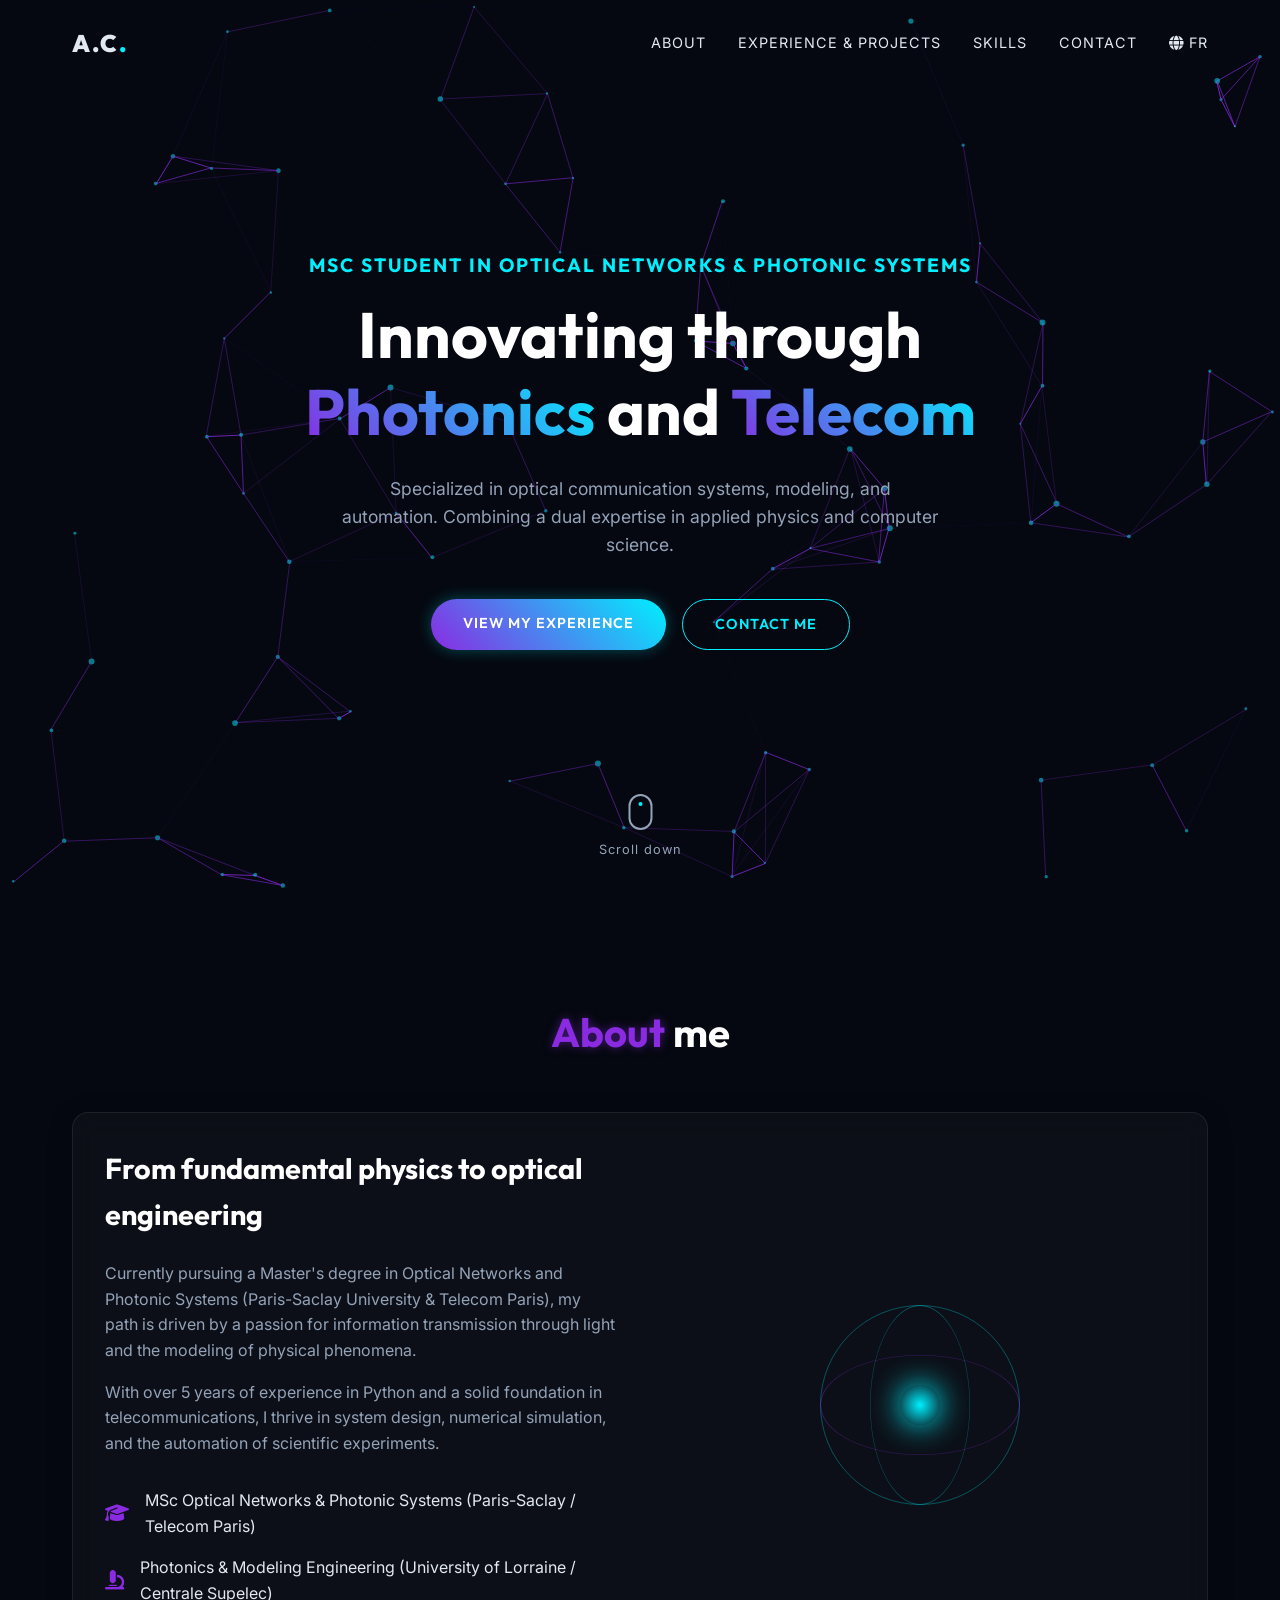
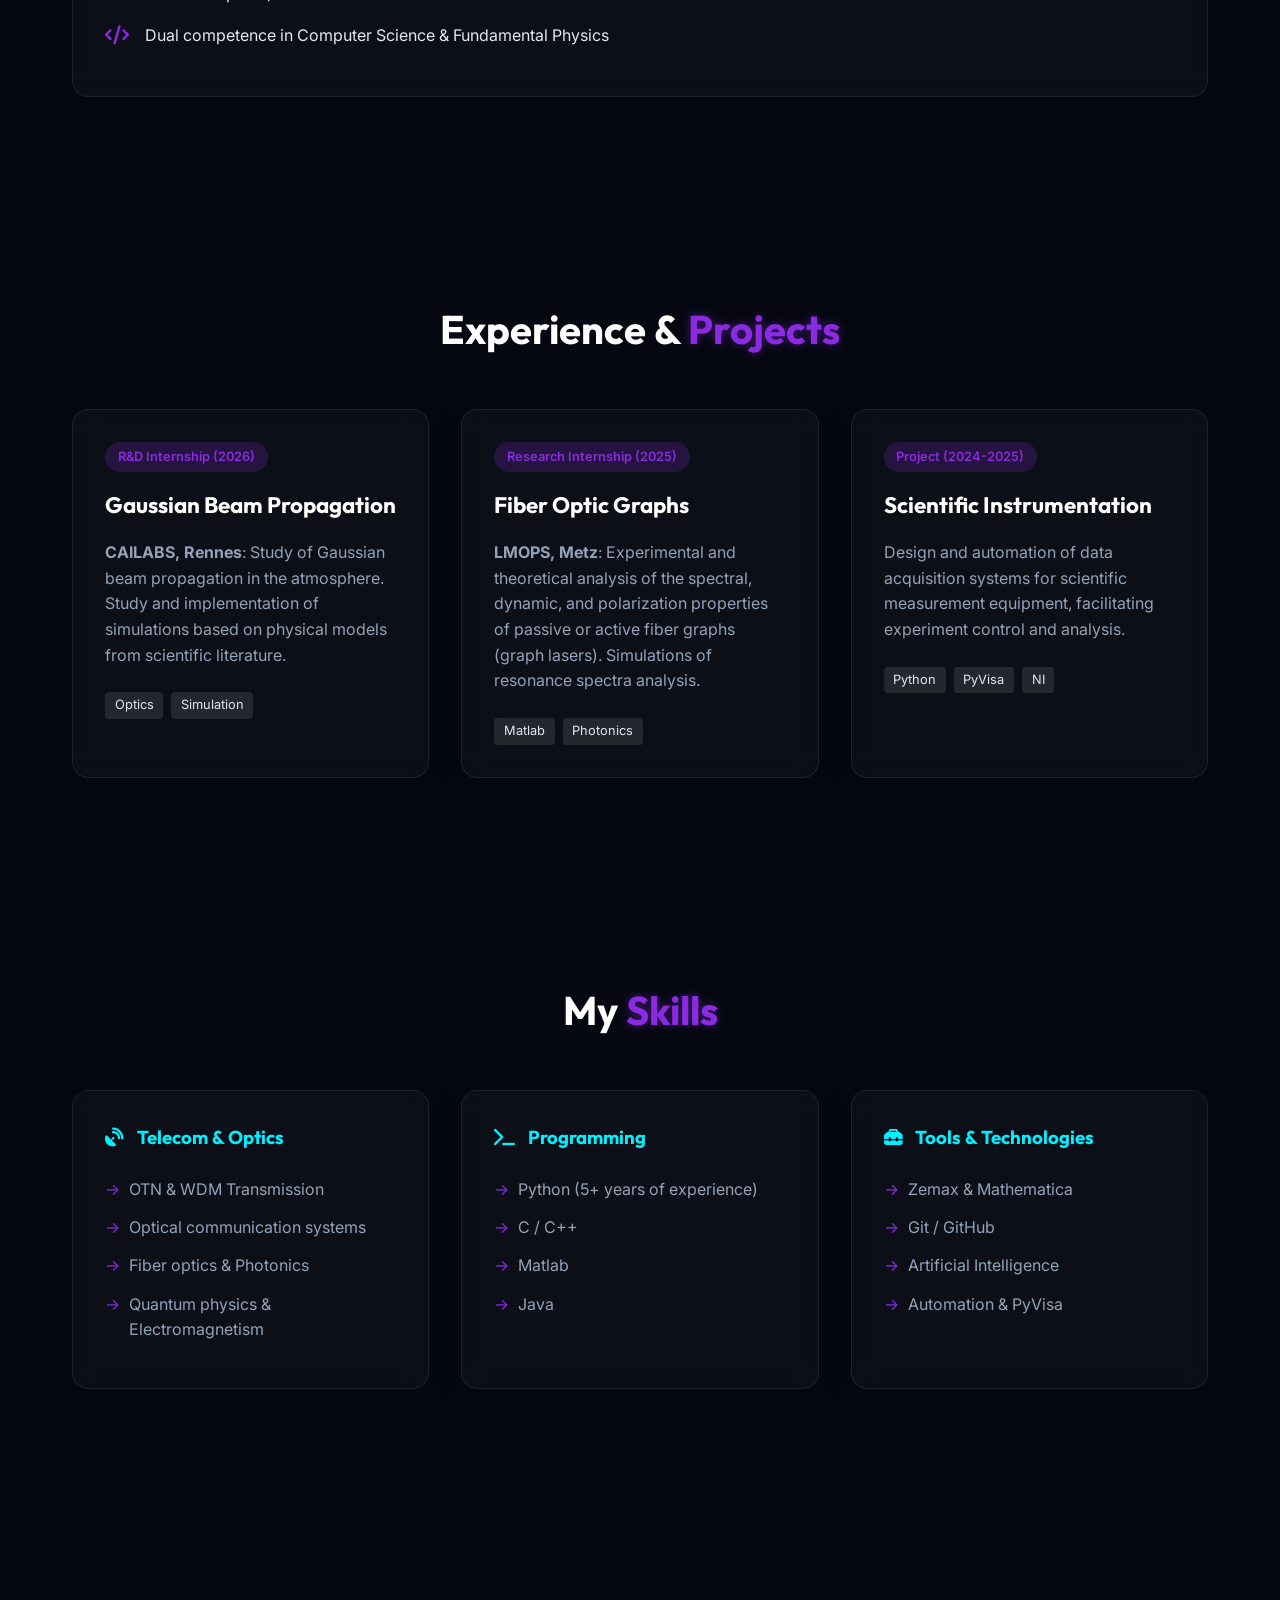
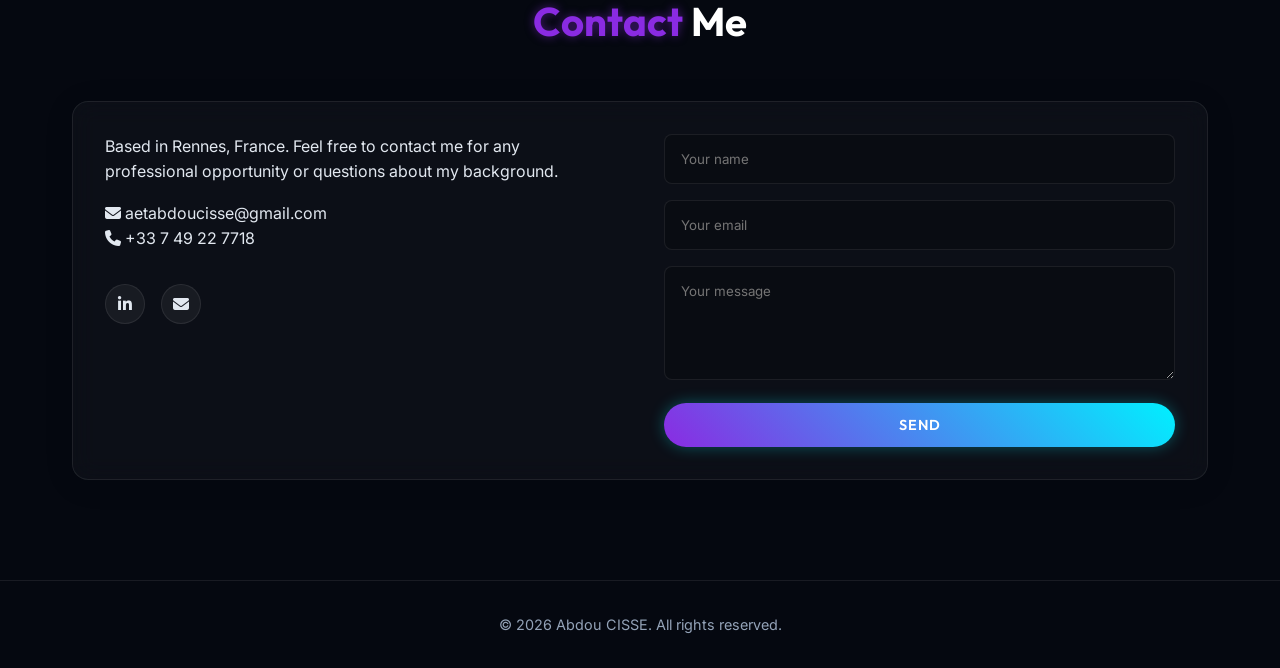
<file: index.html>
<!DOCTYPE html>
<html lang="en">
<head>
    <meta charset="UTF-8">
    <meta name="viewport" content="width=device-width, initial-scale=1.0">
    <title>Abdou CISSE | Photonics & Optical Networks Portfolio</title>
    <meta name="description" content="Portfolio of Abdou CISSE, MSc student in Optical Networks and Photonic Systems.">
    <!-- Google Fonts -->
    <link rel="preconnect" href="https://fonts.googleapis.com">
    <link rel="preconnect" href="https://fonts.gstatic.com" crossorigin>
    <link href="https://fonts.googleapis.com/css2?family=Inter:wght@300;400;600&family=Outfit:wght@400;700;900&display=swap" rel="stylesheet">
    <!-- Icons -->
    <link rel="stylesheet" href="https://cdnjs.cloudflare.com/ajax/libs/font-awesome/6.4.0/css/all.min.css">
    <link rel="stylesheet" href="styles.css">
</head>
<body>
    <!-- Background Canvas -->
    <canvas id="particles-bg"></canvas>

    <!-- Navigation -->
    <nav class="navbar">
        <div class="nav-content">
            <a href="#home" class="logo">A.C<span>.</span></a>
            <ul class="nav-links">
                <li><a href="#about">About</a></li>
                <li><a href="#research">Experience & Projects</a></li>
                <li><a href="#skills">Skills</a></li>
                <li><a href="#contact">Contact</a></li>
                <li><a href="fr.html" class="lang-switch"><i class="fa-solid fa-globe"></i> FR</a></li>
            </ul>
        </div>
    </nav>

    <!-- Hero Section -->
    <header id="home" class="hero">
        <div class="hero-content">
            <h2 class="subtitle">MSc Student in Optical Networks & Photonic Systems</h2>
            <h1 class="title">Innovating through <span>Photonics</span> and <span>Telecom</span></h1>
            <p class="description">Specialized in optical communication systems, modeling, and automation. Combining a dual expertise in applied physics and computer science.</p>
            <div class="cta-group">
                <a href="#research" class="btn btn-primary">View my experience</a>
                <a href="#contact" class="btn btn-secondary">Contact me</a>
            </div>
        </div>
        <div class="scroll-indicator">
            <div class="mouse"></div>
            <p>Scroll down</p>
        </div>
    </header>

    <!-- About Section -->
    <section id="about" class="section">
        <div class="container">
            <h2 class="section-title"><span>About</span> me</h2>
            <div class="about-grid glass-panel">
                <div class="about-text">
                    <h3>From fundamental physics to optical engineering</h3>
                    <p>Currently pursuing a Master's degree in Optical Networks and Photonic Systems (Paris-Saclay University & Telecom Paris), my path is driven by a passion for information transmission through light and the modeling of physical phenomena.</p>
                    <p>With over 5 years of experience in Python and a solid foundation in telecommunications, I thrive in system design, numerical simulation, and the automation of scientific experiments.</p>
                    <ul class="highlights">
                        <li><i class="fa-solid fa-graduation-cap"></i> MSc Optical Networks & Photonic Systems (Paris-Saclay / Telecom Paris)</li>
                        <li><i class="fa-solid fa-microscope"></i> Photonics & Modeling Engineering (University of Lorraine / Centrale Supelec)</li>
                        <li><i class="fa-solid fa-code"></i> Dual competence in Computer Science & Fundamental Physics</li>
                    </ul>
                </div>
                <div class="about-visual">
                    <div class="abstract-shape">
                        <div class="orbital-ring"></div>
                        <div class="orbital-ring"></div>
                        <div class="orbital-ring"></div>
                        <div class="core"></div>
                    </div>
                </div>
            </div>
        </div>
    </section>

    <!-- Research & Projects Section -->
    <section id="research" class="section">
        <div class="container">
            <h2 class="section-title">Experience & <span>Projects</span></h2>
            <div class="projects-grid">
                <!-- Project 1 -->
                <div class="project-card glass-panel">
                    <div class="project-content">
                        <span class="project-tag">R&D Internship (2026)</span>
                        <h3>Gaussian Beam Propagation</h3>
                        <p><strong>CAILABS, Rennes</strong>: Study of Gaussian beam propagation in the atmosphere. Study and implementation of simulations based on physical models from scientific literature.</p>
                        <div class="tech-stack">
                            <span>Optics</span>
                            <span>Simulation</span>
                        </div>
                    </div>
                </div>
                <!-- Project 2 -->
                <div class="project-card glass-panel">
                    <div class="project-content">
                        <span class="project-tag">Research Internship (2025)</span>
                        <h3>Fiber Optic Graphs</h3>
                        <p><strong>LMOPS, Metz</strong>: Experimental and theoretical analysis of the spectral, dynamic, and polarization properties of passive or active fiber graphs (graph lasers). Simulations of resonance spectra analysis.</p>
                        <div class="tech-stack">
                            <span>Matlab</span>
                            <span>Photonics</span>
                        </div>
                    </div>
                </div>
                <!-- Project 3 -->
                <div class="project-card glass-panel">
                    <div class="project-content">
                        <span class="project-tag">Project (2024-2025)</span>
                        <h3>Scientific Instrumentation</h3>
                        <p>Design and automation of data acquisition systems for scientific measurement equipment, facilitating experiment control and analysis.</p>
                        <div class="tech-stack">
                            <span>Python</span>
                            <span>PyVisa</span>
                            <span>NI</span>
                        </div>
                    </div>
                </div>
            </div>
        </div>
    </section>

    <!-- Skills Section -->
    <section id="skills" class="section">
        <div class="container">
            <h2 class="section-title">My <span>Skills</span></h2>
            <div class="skills-grid">
                <div class="skill-category glass-panel">
                    <h3><i class="fa-solid fa-satellite-dish"></i> Telecom & Optics</h3>
                    <ul>
                        <li>OTN & WDM Transmission</li>
                        <li>Optical communication systems</li>
                        <li>Fiber optics & Photonics</li>
                        <li>Quantum physics & Electromagnetism</li>
                    </ul>
                </div>
                <div class="skill-category glass-panel">
                    <h3><i class="fa-solid fa-terminal"></i> Programming</h3>
                    <ul>
                        <li>Python (5+ years of experience)</li>
                        <li>C / C++</li>
                        <li>Matlab</li>
                        <li>Java</li>
                    </ul>
                </div>
                <div class="skill-category glass-panel">
                    <h3><i class="fa-solid fa-toolbox"></i> Tools & Technologies</h3>
                    <ul>
                        <li>Zemax & Mathematica</li>
                        <li>Git / GitHub</li>
                        <li>Artificial Intelligence</li>
                        <li>Automation & PyVisa</li>
                    </ul>
                </div>
            </div>
        </div>
    </section>

    <!-- Contact Section -->
    <section id="contact" class="section">
        <div class="container">
            <h2 class="section-title"><span>Contact</span> Me</h2>
            <div class="contact-wrapper glass-panel">
                <div class="contact-info">
                    <p>Based in Rennes, France. Feel free to contact me for any professional opportunity or questions about my background.</p>
                    <p style="margin-top: 1rem;"><i class="fa-solid fa-envelope"></i> aetabdoucisse@gmail.com</p>
                    <p><i class="fa-solid fa-phone"></i> +33 7 49 22 7718</p>
                    <div class="social-links">
                        <a href="https://www.linkedin.com/in/abdou-cisse-076704246" aria-label="LinkedIn" target="_blank"><i class="fa-brands fa-linkedin-in"></i></a>
                        <a href="mailto:aetabdoucisse@gmail.com" aria-label="Email"><i class="fa-solid fa-envelope"></i></a>
                    </div>
                </div>
                <form class="contact-form" action="https://formsubmit.co/aetabdoucisse@gmail.com" method="POST">
                    <div class="form-group">
                        <input type="text" name="name" placeholder="Your name" required>
                    </div>
                    <div class="form-group">
                        <input type="email" name="email" placeholder="Your email" required>
                    </div>
                    <div class="form-group">
                        <textarea rows="5" name="message" placeholder="Your message" required></textarea>
                    </div>
                    <input type="hidden" name="_subject" value="New message from your Portfolio!">
                    <button type="submit" class="btn btn-primary">Send</button>
                </form>
            </div>
        </div>
    </section>

    <footer>
        <p>&copy; 2026 Abdou CISSE. All rights reserved.</p>
    </footer>

    <script src="script.js"></script>
</body>
</html>
</file>
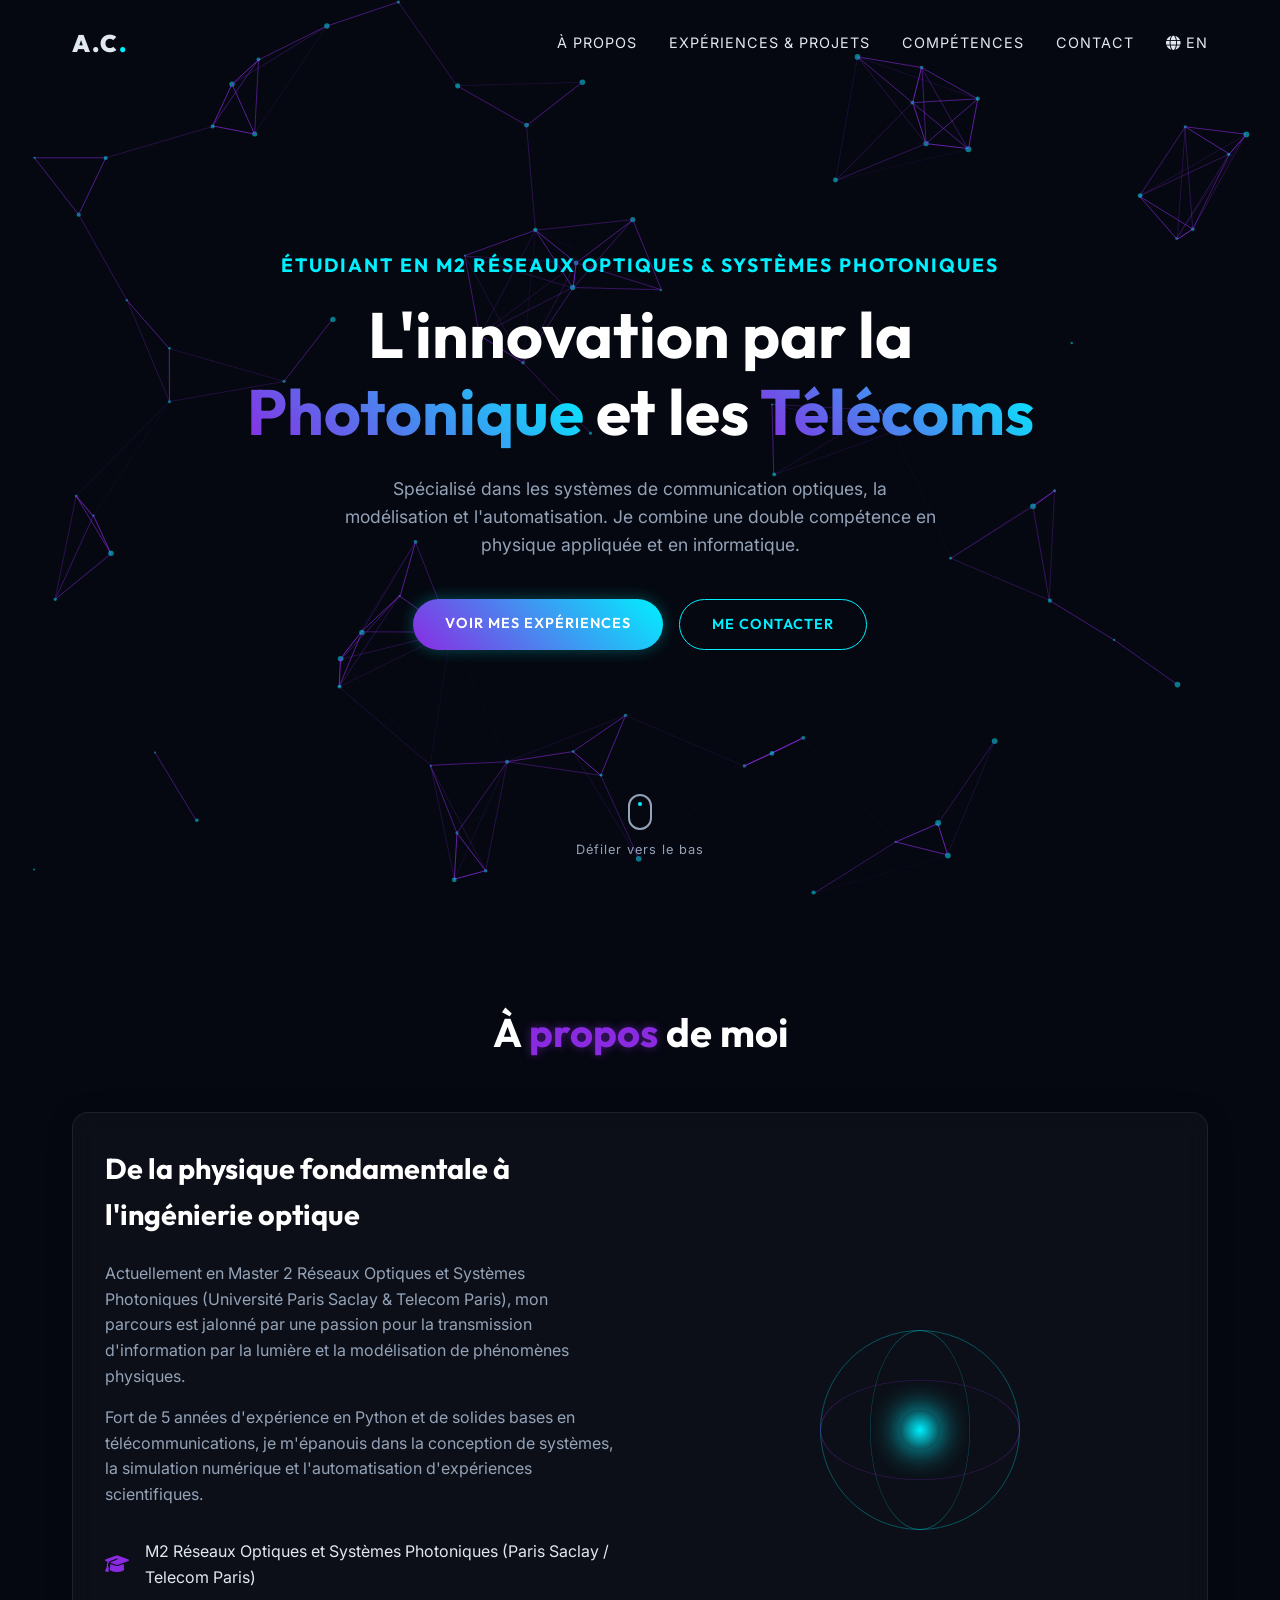
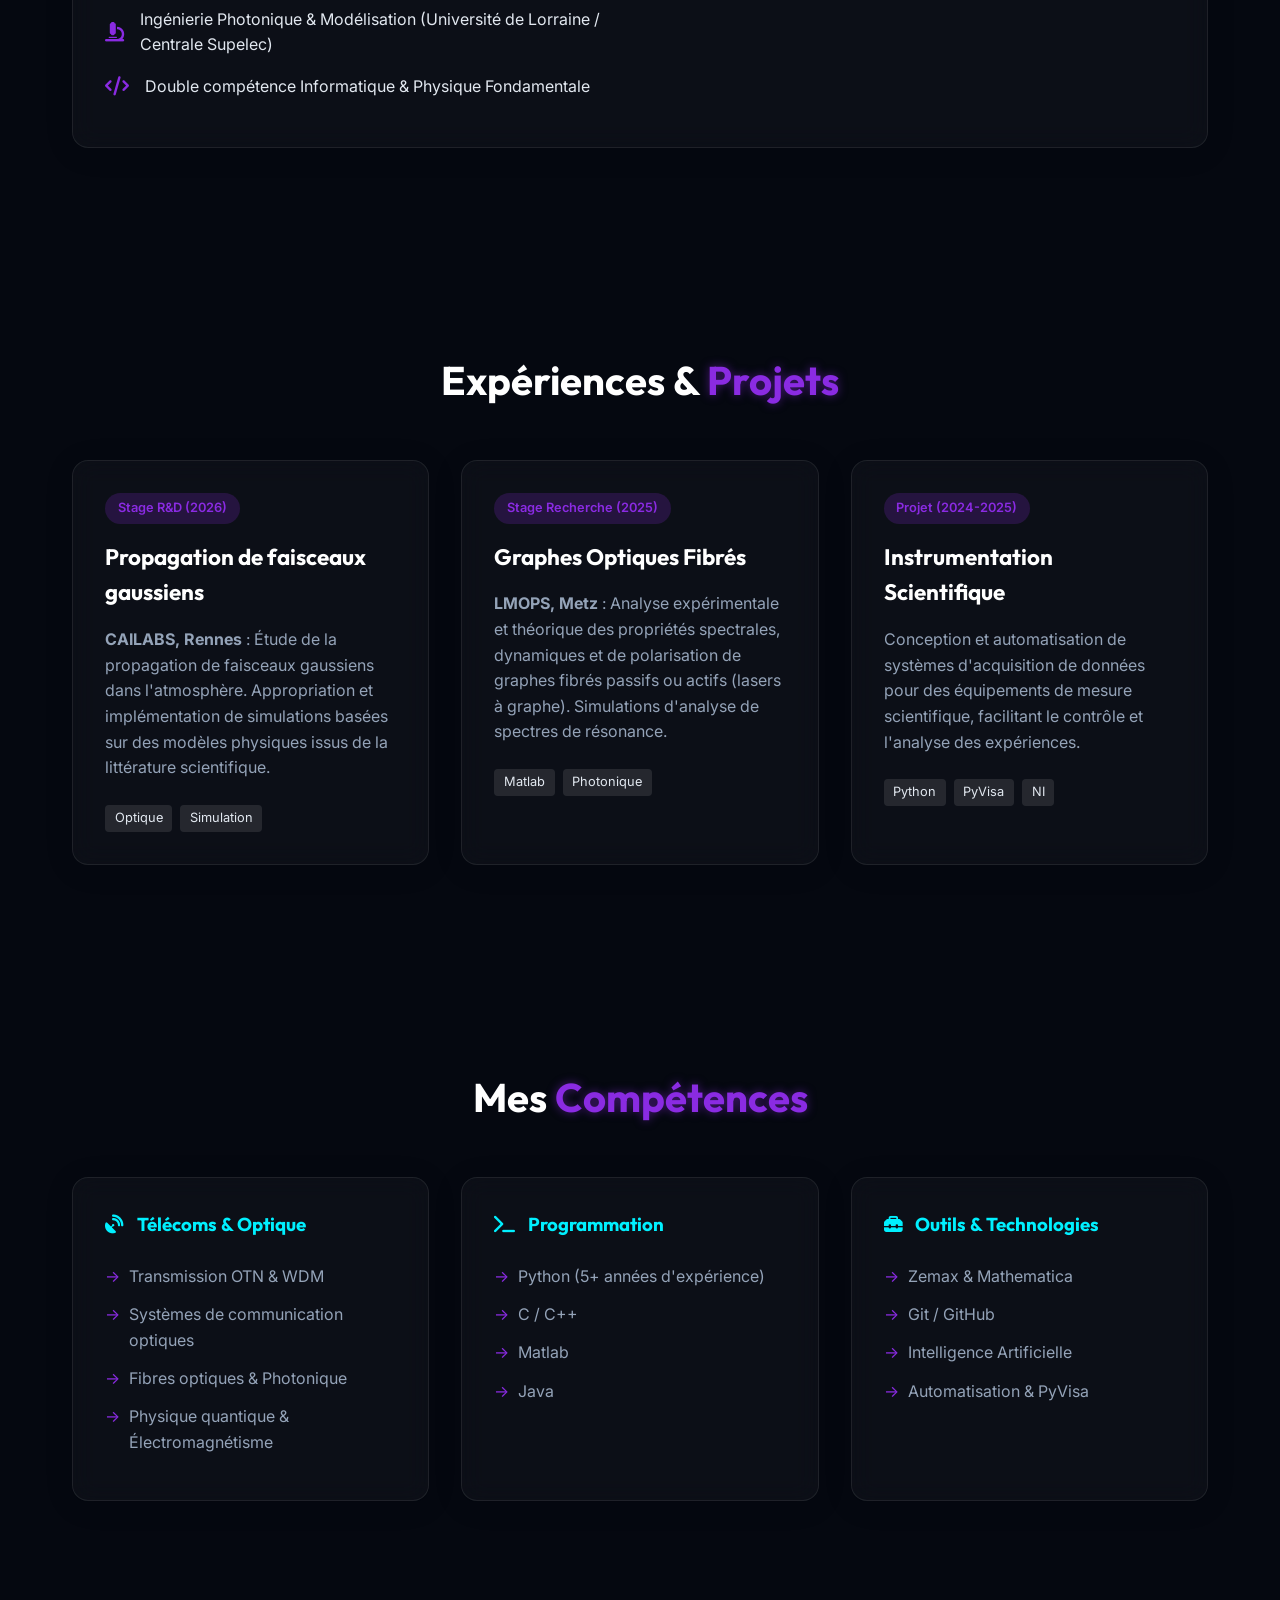
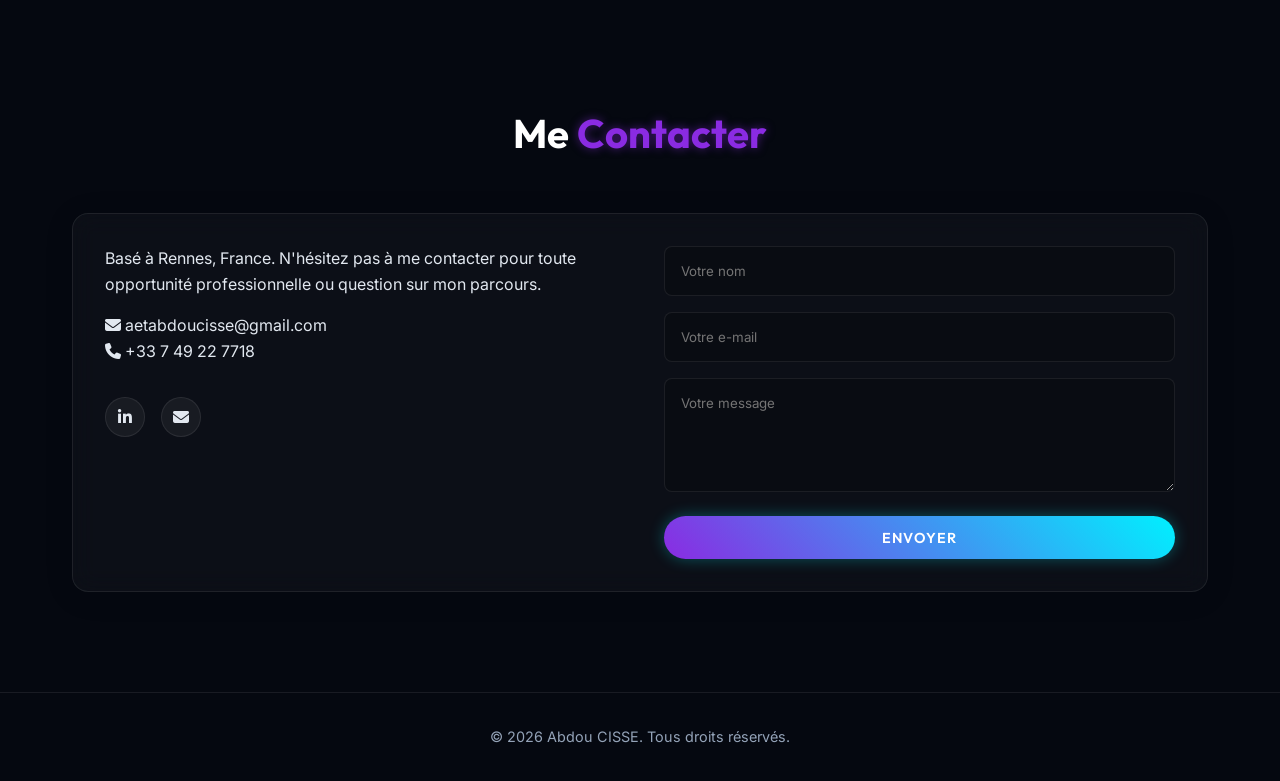
<file: fr.html>
<!DOCTYPE html>
<html lang="fr">
<head>
    <meta charset="UTF-8">
    <meta name="viewport" content="width=device-width, initial-scale=1.0">
    <title>Abdou CISSE | Portfolio en Photonique & Réseaux Optiques</title>
    <meta name="description" content="Portfolio d'Abdou CISSE, étudiant en Master 2 Réseaux optiques et systèmes photoniques.">
    <!-- Google Fonts -->
    <link rel="preconnect" href="https://fonts.googleapis.com">
    <link rel="preconnect" href="https://fonts.gstatic.com" crossorigin>
    <link href="https://fonts.googleapis.com/css2?family=Inter:wght@300;400;600&family=Outfit:wght@400;700;900&display=swap" rel="stylesheet">
    <!-- Icons -->
    <link rel="stylesheet" href="https://cdnjs.cloudflare.com/ajax/libs/font-awesome/6.4.0/css/all.min.css">
    <link rel="stylesheet" href="styles.css">
</head>
<body>
    <!-- Background Canvas -->
    <canvas id="particles-bg"></canvas>

    <!-- Navigation -->
    <nav class="navbar">
        <div class="nav-content">
            <a href="#home" class="logo">A.C<span>.</span></a>
            <ul class="nav-links">
                <li><a href="#about">À propos</a></li>
                <li><a href="#research">Expériences & Projets</a></li>
                <li><a href="#skills">Compétences</a></li>
                <li><a href="#contact">Contact</a></li>
                <li><a href="index.html" class="lang-switch"><i class="fa-solid fa-globe"></i> EN</a></li>
            </ul>
        </div>
    </nav>

    <!-- Hero Section -->
    <header id="home" class="hero">
        <div class="hero-content">
            <h2 class="subtitle">Étudiant en M2 Réseaux Optiques & Systèmes Photoniques</h2>
            <h1 class="title">L'innovation par la <span>Photonique</span> et les <span>Télécoms</span></h1>
            <p class="description">Spécialisé dans les systèmes de communication optiques, la modélisation et l'automatisation. Je combine une double compétence en physique appliquée et en informatique.</p>
            <div class="cta-group">
                <a href="#research" class="btn btn-primary">Voir mes expériences</a>
                <a href="#contact" class="btn btn-secondary">Me contacter</a>
            </div>
        </div>
        <div class="scroll-indicator">
            <div class="mouse"></div>
            <p>Défiler vers le bas</p>
        </div>
    </header>

    <!-- About Section -->
    <section id="about" class="section">
        <div class="container">
            <h2 class="section-title">À <span>propos</span> de moi</h2>
            <div class="about-grid glass-panel">
                <div class="about-text">
                    <h3>De la physique fondamentale à l'ingénierie optique</h3>
                    <p>Actuellement en Master 2 Réseaux Optiques et Systèmes Photoniques (Université Paris Saclay & Telecom Paris), mon parcours est jalonné par une passion pour la transmission d'information par la lumière et la modélisation de phénomènes physiques.</p>
                    <p>Fort de 5 années d'expérience en Python et de solides bases en télécommunications, je m'épanouis dans la conception de systèmes, la simulation numérique et l'automatisation d'expériences scientifiques.</p>
                    <ul class="highlights">
                        <li><i class="fa-solid fa-graduation-cap"></i> M2 Réseaux Optiques et Systèmes Photoniques (Paris Saclay / Telecom Paris)</li>
                        <li><i class="fa-solid fa-microscope"></i> Ingénierie Photonique & Modélisation (Université de Lorraine / Centrale Supelec)</li>
                        <li><i class="fa-solid fa-code"></i> Double compétence Informatique & Physique Fondamentale</li>
                    </ul>
                </div>
                <div class="about-visual">
                    <div class="abstract-shape">
                        <div class="orbital-ring"></div>
                        <div class="orbital-ring"></div>
                        <div class="orbital-ring"></div>
                        <div class="core"></div>
                    </div>
                </div>
            </div>
        </div>
    </section>

    <!-- Research & Projects Section -->
    <section id="research" class="section">
        <div class="container">
            <h2 class="section-title">Expériences & <span>Projets</span></h2>
            <div class="projects-grid">
                <!-- Project 1 -->
                <div class="project-card glass-panel">
                    <div class="project-content">
                        <span class="project-tag">Stage R&D (2026)</span>
                        <h3>Propagation de faisceaux gaussiens</h3>
                        <p><strong>CAILABS, Rennes</strong> : Étude de la propagation de faisceaux gaussiens dans l'atmosphère. Appropriation et implémentation de simulations basées sur des modèles physiques issus de la littérature scientifique.</p>
                        <div class="tech-stack">
                            <span>Optique</span>
                            <span>Simulation</span>
                        </div>
                    </div>
                </div>
                <!-- Project 2 -->
                <div class="project-card glass-panel">
                    <div class="project-content">
                        <span class="project-tag">Stage Recherche (2025)</span>
                        <h3>Graphes Optiques Fibrés</h3>
                        <p><strong>LMOPS, Metz</strong> : Analyse expérimentale et théorique des propriétés spectrales, dynamiques et de polarisation de graphes fibrés passifs ou actifs (lasers à graphe). Simulations d'analyse de spectres de résonance.</p>
                        <div class="tech-stack">
                            <span>Matlab</span>
                            <span>Photonique</span>
                        </div>
                    </div>
                </div>
                <!-- Project 3 -->
                <div class="project-card glass-panel">
                    <div class="project-content">
                        <span class="project-tag">Projet (2024-2025)</span>
                        <h3>Instrumentation Scientifique</h3>
                        <p>Conception et automatisation de systèmes d'acquisition de données pour des équipements de mesure scientifique, facilitant le contrôle et l'analyse des expériences.</p>
                        <div class="tech-stack">
                            <span>Python</span>
                            <span>PyVisa</span>
                            <span>NI</span>
                        </div>
                    </div>
                </div>
            </div>
        </div>
    </section>

    <!-- Skills Section -->
    <section id="skills" class="section">
        <div class="container">
            <h2 class="section-title">Mes <span>Compétences</span></h2>
            <div class="skills-grid">
                <div class="skill-category glass-panel">
                    <h3><i class="fa-solid fa-satellite-dish"></i> Télécoms & Optique</h3>
                    <ul>
                        <li>Transmission OTN & WDM</li>
                        <li>Systèmes de communication optiques</li>
                        <li>Fibres optiques & Photonique</li>
                        <li>Physique quantique & Électromagnétisme</li>
                    </ul>
                </div>
                <div class="skill-category glass-panel">
                    <h3><i class="fa-solid fa-terminal"></i> Programmation</h3>
                    <ul>
                        <li>Python (5+ années d'expérience)</li>
                        <li>C / C++</li>
                        <li>Matlab</li>
                        <li>Java</li>
                    </ul>
                </div>
                <div class="skill-category glass-panel">
                    <h3><i class="fa-solid fa-toolbox"></i> Outils & Technologies</h3>
                    <ul>
                        <li>Zemax & Mathematica</li>
                        <li>Git / GitHub</li>
                        <li>Intelligence Artificielle</li>
                        <li>Automatisation & PyVisa</li>
                    </ul>
                </div>
            </div>
        </div>
    </section>

    <!-- Contact Section -->
    <section id="contact" class="section">
        <div class="container">
            <h2 class="section-title">Me <span>Contacter</span></h2>
            <div class="contact-wrapper glass-panel">
                <div class="contact-info">
                    <p>Basé à Rennes, France. N'hésitez pas à me contacter pour toute opportunité professionnelle ou question sur mon parcours.</p>
                    <p style="margin-top: 1rem;"><i class="fa-solid fa-envelope"></i> aetabdoucisse@gmail.com</p>
                    <p><i class="fa-solid fa-phone"></i> +33 7 49 22 7718</p>
                    <div class="social-links">
                        <a href="https://www.linkedin.com/in/abdou-cisse-076704246" aria-label="LinkedIn" target="_blank"><i class="fa-brands fa-linkedin-in"></i></a>
                        <a href="mailto:aetabdoucisse@gmail.com" aria-label="Email"><i class="fa-solid fa-envelope"></i></a>
                    </div>
                </div>
                <form class="contact-form" action="https://formsubmit.co/aetabdoucisse@gmail.com" method="POST">
                    <div class="form-group">
                        <input type="text" name="name" placeholder="Votre nom" required>
                    </div>
                    <div class="form-group">
                        <input type="email" name="email" placeholder="Votre e-mail" required>
                    </div>
                    <div class="form-group">
                        <textarea rows="5" name="message" placeholder="Votre message" required></textarea>
                    </div>
                    <input type="hidden" name="_subject" value="Nouveau message depuis votre Portfolio !">
                    <button type="submit" class="btn btn-primary">Envoyer</button>
                </form>
            </div>
        </div>
    </section>

    <footer>
        <p>&copy; 2026 Abdou CISSE. Tous droits réservés.</p>
    </footer>

    <script src="script.js"></script>
</body>
</html>
</file>
<file: styles.css>
:root {
    /* Color Palette */
    --bg-color: #050810;
    --text-primary: #e2e8f0;
    --text-secondary: #94a3b8;
    --accent-blue: #00f0ff;
    --accent-purple: #8a2be2;
    --glass-bg: rgba(255, 255, 255, 0.03);
    --glass-border: rgba(255, 255, 255, 0.08);
    
    /* Typography */
    --font-sans: 'Inter', sans-serif;
    --font-heading: 'Outfit', sans-serif;
}

* {
    margin: 0;
    padding: 0;
    box-sizing: border-box;
}

html {
    scroll-behavior: smooth;
}

body {
    background-color: var(--bg-color);
    color: var(--text-primary);
    font-family: var(--font-sans);
    line-height: 1.6;
    overflow-x: hidden;
}

/* Typography */
h1, h2, h3, h4 {
    font-family: var(--font-heading);
    color: #fff;
}

a {
    text-decoration: none;
    color: inherit;
}

ul {
    list-style: none;
}

span {
    color: var(--accent-blue);
}

/* Layout Classes */
.container {
    max-width: 1200px;
    margin: 0 auto;
    padding: 0 2rem;
}

.section {
    padding: 100px 0;
    position: relative;
    z-index: 10;
}

.section-title {
    font-size: 2.5rem;
    margin-bottom: 3rem;
    text-align: center;
}

.section-title span {
    color: var(--accent-purple);
    text-shadow: 0 0 10px rgba(138, 43, 226, 0.5);
}

/* Glassmorphism Panel */
.glass-panel {
    background: var(--glass-bg);
    backdrop-filter: blur(12px);
    -webkit-backdrop-filter: blur(12px);
    border: 1px solid var(--glass-border);
    border-radius: 16px;
    padding: 2rem;
    box-shadow: 0 4px 30px rgba(0, 0, 0, 0.1);
}

/* Buttons */
.btn {
    display: inline-block;
    padding: 0.8rem 2rem;
    border-radius: 30px;
    font-weight: 600;
    font-family: var(--font-heading);
    transition: all 0.3s ease;
    cursor: pointer;
    text-transform: uppercase;
    letter-spacing: 1px;
    font-size: 0.9rem;
}

.btn-primary {
    background: linear-gradient(45deg, var(--accent-purple), var(--accent-blue));
    color: white;
    border: none;
    box-shadow: 0 0 15px rgba(0, 240, 255, 0.3);
}

.btn-primary:hover {
    box-shadow: 0 0 25px rgba(0, 240, 255, 0.6);
    transform: translateY(-2px);
}

.btn-secondary {
    background: transparent;
    border: 1px solid var(--accent-blue);
    color: var(--accent-blue);
}

.btn-secondary:hover {
    background: rgba(0, 240, 255, 0.1);
    transform: translateY(-2px);
}

/* Navigation */
.navbar {
    position: fixed;
    top: 0;
    width: 100%;
    padding: 1.5rem 0;
    z-index: 100;
    transition: background 0.3s ease;
}

.navbar.scrolled {
    background: rgba(5, 8, 16, 0.9);
    backdrop-filter: blur(10px);
    border-bottom: 1px solid var(--glass-border);
    padding: 1rem 0;
}

.nav-content {
    max-width: 1200px;
    margin: 0 auto;
    padding: 0 2rem;
    display: flex;
    justify-content: space-between;
    align-items: center;
}

.logo {
    font-family: var(--font-heading);
    font-size: 1.5rem;
    font-weight: 900;
    letter-spacing: 2px;
}

.nav-links {
    display: flex;
    gap: 2rem;
}

.nav-links a {
    font-size: 0.9rem;
    text-transform: uppercase;
    letter-spacing: 1px;
    transition: color 0.3s ease;
}

.nav-links a:hover {
    color: var(--accent-blue);
}

/* Hero Section */
.hero {
    height: 100vh;
    display: flex;
    align-items: center;
    justify-content: center;
    position: relative;
    padding: 0 2rem;
}

#particles-bg {
    position: fixed;
    top: 0;
    left: 0;
    width: 100%;
    height: 100%;
    z-index: 0;
    pointer-events: auto; /* Allow interaction */
}

.hero-content {
    position: relative;
    z-index: 10;
    max-width: 800px;
    text-align: center;
}

.hero .subtitle {
    font-size: 1.2rem;
    color: var(--accent-blue);
    margin-bottom: 1rem;
    letter-spacing: 2px;
    text-transform: uppercase;
}

.hero .title {
    font-size: 4rem;
    line-height: 1.2;
    margin-bottom: 1.5rem;
}

.hero .title span {
    background: linear-gradient(45deg, var(--accent-purple), var(--accent-blue));
    -webkit-background-clip: text;
    -webkit-text-fill-color: transparent;
    text-shadow: none;
}

.hero .description {
    font-size: 1.1rem;
    color: var(--text-secondary);
    margin-bottom: 2.5rem;
    max-width: 600px;
    margin-left: auto;
    margin-right: auto;
}

.cta-group {
    display: flex;
    gap: 1rem;
    justify-content: center;
}

/* Scroll Indicator */
.scroll-indicator {
    position: absolute;
    bottom: 40px;
    left: 50%;
    transform: translateX(-50%);
    text-align: center;
    z-index: 10;
    animation: bounce 2s infinite;
}

.scroll-indicator p {
    font-size: 0.8rem;
    color: var(--text-secondary);
    margin-top: 10px;
    letter-spacing: 1px;
}

.mouse {
    width: 24px;
    height: 36px;
    border: 2px solid var(--text-secondary);
    border-radius: 12px;
    margin: 0 auto;
    position: relative;
}

.mouse::before {
    content: '';
    position: absolute;
    top: 6px;
    left: 50%;
    transform: translateX(-50%);
    width: 4px;
    height: 4px;
    background: var(--accent-blue);
    border-radius: 50%;
    animation: scroll 2s infinite;
}

/* About Section */
.about-grid {
    display: grid;
    grid-template-columns: 1fr 1fr;
    gap: 3rem;
    align-items: center;
}

.about-text h3 {
    font-size: 1.8rem;
    margin-bottom: 1.5rem;
}

.about-text p {
    margin-bottom: 1rem;
    color: var(--text-secondary);
}

.highlights {
    margin-top: 2rem;
}

.highlights li {
    margin-bottom: 1rem;
    display: flex;
    align-items: center;
    gap: 1rem;
}

.highlights i {
    color: var(--accent-purple);
    font-size: 1.2rem;
}

/* Orbital Animation */
.about-visual {
    display: flex;
    justify-content: center;
    align-items: center;
    height: 300px;
}

.abstract-shape {
    position: relative;
    width: 200px;
    height: 200px;
}

.core {
    position: absolute;
    top: 50%;
    left: 50%;
    transform: translate(-50%, -50%);
    width: 40px;
    height: 40px;
    background: radial-gradient(circle, var(--accent-blue), transparent);
    border-radius: 50%;
    box-shadow: 0 0 30px var(--accent-blue);
}

.orbital-ring {
    position: absolute;
    top: 0;
    left: 0;
    width: 100%;
    height: 100%;
    border: 1px solid rgba(0, 240, 255, 0.3);
    border-radius: 50%;
}

.orbital-ring:nth-child(1) {
    animation: spin 10s linear infinite;
}

.orbital-ring:nth-child(2) {
    transform: rotateX(60deg);
    animation: spin-x 15s linear infinite;
    border-color: rgba(138, 43, 226, 0.4);
}

.orbital-ring:nth-child(3) {
    transform: rotateY(60deg);
    animation: spin-y 20s linear infinite;
}

@keyframes spin { 100% { transform: rotate(360deg); } }
@keyframes spin-x { 100% { transform: rotateX(60deg) rotate(360deg); } }
@keyframes spin-y { 100% { transform: rotateY(60deg) rotate(360deg); } }

/* Projects Section */
.projects-grid {
    display: grid;
    grid-template-columns: repeat(auto-fit, minmax(300px, 1fr));
    gap: 2rem;
}

.project-card {
    transition: transform 0.3s ease, border-color 0.3s ease;
    display: flex;
    flex-direction: column;
}

.project-card:hover {
    transform: translateY(-10px);
    border-color: var(--accent-purple);
}

.project-tag {
    display: inline-block;
    padding: 0.3rem 0.8rem;
    background: rgba(138, 43, 226, 0.2);
    color: var(--accent-purple);
    border-radius: 20px;
    font-size: 0.8rem;
    margin-bottom: 1rem;
    font-weight: 600;
}

.project-content h3 {
    font-size: 1.4rem;
    margin-bottom: 1rem;
}

.project-content p {
    color: var(--text-secondary);
    margin-bottom: 1.5rem;
    flex-grow: 1;
}

.tech-stack {
    display: flex;
    flex-wrap: wrap;
    gap: 0.5rem;
}

.tech-stack span {
    font-size: 0.8rem;
    color: var(--text-primary);
    background: rgba(255, 255, 255, 0.1);
    padding: 0.2rem 0.6rem;
    border-radius: 4px;
}

/* Skills Section */
.skills-grid {
    display: grid;
    grid-template-columns: repeat(auto-fit, minmax(250px, 1fr));
    gap: 2rem;
}

.skill-category h3 {
    display: flex;
    align-items: center;
    gap: 0.8rem;
    margin-bottom: 1.5rem;
    color: var(--accent-blue);
}

.skill-category ul li {
    margin-bottom: 0.8rem;
    color: var(--text-secondary);
    position: relative;
    padding-left: 1.5rem;
}

.skill-category ul li::before {
    content: '→';
    position: absolute;
    left: 0;
    color: var(--accent-purple);
}

/* Contact Section */
.contact-wrapper {
    display: grid;
    grid-template-columns: 1fr 1fr;
    gap: 3rem;
}

.social-links {
    display: flex;
    gap: 1rem;
    margin-top: 2rem;
}

.social-links a {
    width: 40px;
    height: 40px;
    display: flex;
    align-items: center;
    justify-content: center;
    border-radius: 50%;
    background: rgba(255, 255, 255, 0.05);
    border: 1px solid var(--glass-border);
    transition: all 0.3s ease;
}

.social-links a:hover {
    background: var(--accent-blue);
    color: #000;
    transform: translateY(-3px);
}

.contact-form {
    display: flex;
    flex-direction: column;
    gap: 1rem;
}

.form-group input,
.form-group textarea {
    width: 100%;
    padding: 1rem;
    background: rgba(0, 0, 0, 0.2);
    border: 1px solid var(--glass-border);
    border-radius: 8px;
    color: white;
    font-family: var(--font-sans);
    transition: border-color 0.3s ease;
}

.form-group input:focus,
.form-group textarea:focus {
    outline: none;
    border-color: var(--accent-blue);
}

/* Footer */
footer {
    text-align: center;
    padding: 2rem;
    border-top: 1px solid var(--glass-border);
    color: var(--text-secondary);
    font-size: 0.9rem;
}

/* Animations */
@keyframes bounce {
    0%, 20%, 50%, 80%, 100% { transform: translateY(0) translateX(-50%); }
    40% { transform: translateY(-10px) translateX(-50%); }
    60% { transform: translateY(-5px) translateX(-50%); }
}

@keyframes scroll {
    0% { top: 6px; opacity: 1; }
    100% { top: 20px; opacity: 0; }
}

/* Responsive */
@media (max-width: 768px) {
    .about-grid, .contact-wrapper {
        grid-template-columns: 1fr;
    }
    
    .hero .title {
        font-size: 2.5rem;
    }
    
    .nav-links {
        display: none; /* simple mobile approach */
    }
}
</file>
